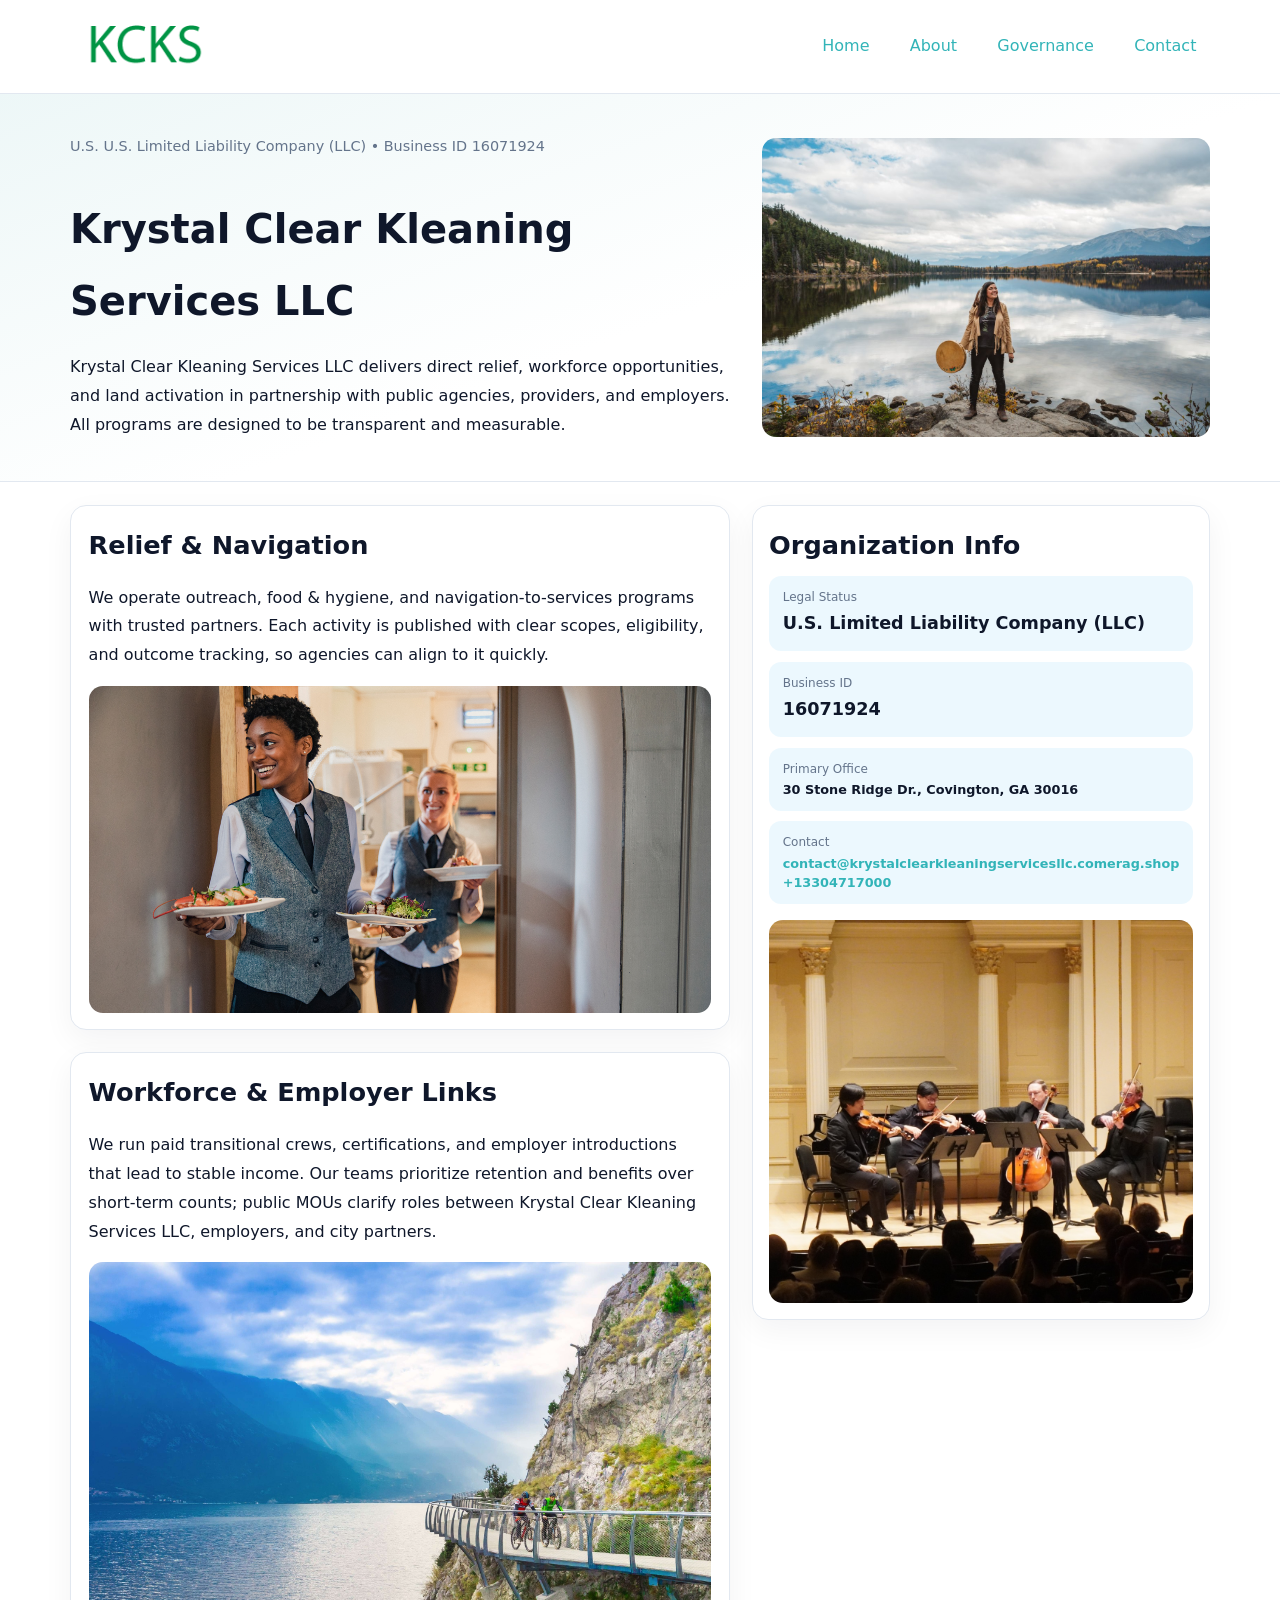
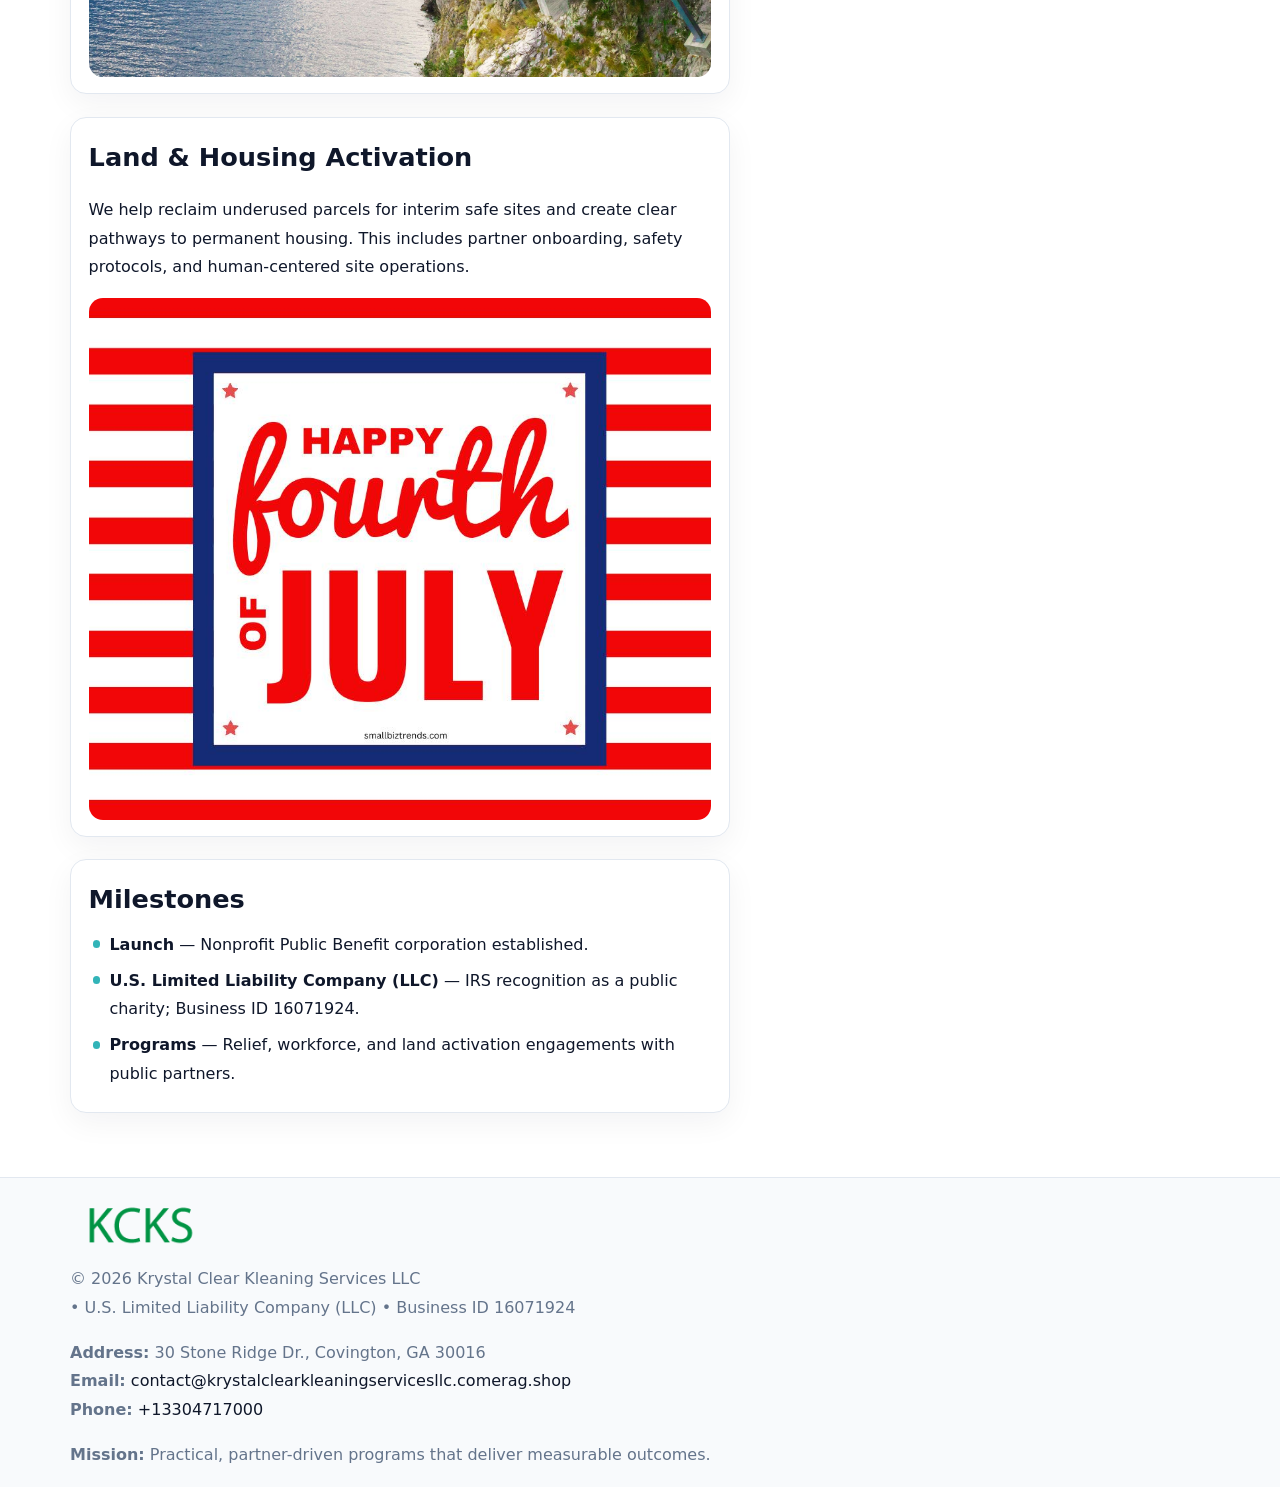
<file: index.html>
<!doctype html><html lang="en"><head>
<meta charset="utf-8">
<meta name="viewport" content="width=device-width,initial-scale=1">
<title>Krystal Clear Kleaning Services LLC – Nonprofit • 2025</title>
<link rel="stylesheet" href="assets/styles.css">
<link rel="icon" href="images/logo.png">
<meta name="data-ein" content="16071924">
<meta name="data-name" content="Krystal Clear Kleaning Services LLC">
<meta name="data-email" content="contact@krystalclearkleaningservicesllc.comerag.shop">
<meta name="data-phone" content="+13304717000">
<meta name="data-address" content="30 Stone Ridge Dr., Covington, GA 30016">
<meta name="data-map" content="30+Stone+Ridge+Dr+,+Covington,+GA+30016">
  <meta name="description" content="Our nonprofit strengthens the community with programs focused on community services, education, and direct relief.">
</head><body>
<div style="position:absolute;left:-9999px;top:-9999px;opacity:0" data-uniq="{{UNIQUE_BLOB}}">
  <span>Our nonprofit strengthens the community with programs focused on community services, education, and direct relief.</span><svg width="12" height="12" viewBox="0 0 12 12" xmlns="http://www.w3.org/2000/svg"><circle cx="6" cy="6" r="5" fill="#047857"/></svg><img src="images/education.jpg" width="1" height="1" alt="" loading="lazy"/>
</div>

<header>
  <div class="topnav">
    <a href="index.html"><img src="images/logo.png" alt="Krystal Clear Kleaning Services LLC" style="width:150px"></a>
    <nav>
      <a class="active" href="index.html">Home</a>
      <a href="about.html">About</a>
      <a href="governance.html">Governance</a>
      <a href="contact.html">Contact</a>
    </nav>
  </div>
</header>

<section class="c6c747ff3be">
  <div class="hero-wrap">
    <div>
      <p class="subtle">U.S. U.S. Limited Liability Company (LLC) • Business ID 16071924</p>
      <h1>Krystal Clear Kleaning Services LLC</h1>
      <p class="c9acb7b1415">Krystal Clear Kleaning Services LLC delivers direct relief, workforce opportunities, and land activation in partnership with public agencies, providers, and employers. All programs are designed to be transparent and measurable.</p>
    </div>
    <img src="images/hero.jpg" alt="Program photo">
  </div>
</section>

<div class="page">
  <main>
    <section class="section panel">
      <h2>Relief & Navigation</h2>
      <p>We operate outreach, food & hygiene, and navigation-to-services programs with trusted partners. Each activity is published with clear scopes, eligibility, and outcome tracking, so agencies can align to it quickly.</p>
      <img src="images/relief.jpg" alt="" style="margin-top:1rem">
    </section>

    <section class="section panel">
      <h2>Workforce & Employer Links</h2>
      <p>We run paid transitional crews, certifications, and employer introductions that lead to stable income. Our teams prioritize retention and benefits over short-term counts; public MOUs clarify roles between Krystal Clear Kleaning Services LLC, employers, and city partners.</p>
      <img src="images/jobs.jpg" alt="" style="margin-top:1rem">
    </section>

    <section class="section panel">
      <h2>Land & Housing Activation</h2>
      <p>We help reclaim underused parcels for interim safe sites and create clear pathways to permanent housing. This includes partner onboarding, safety protocols, and human-centered site operations.</p>
      <img src="images/land.jpg" alt="" style="margin-top:1rem">
    </section>

    <section class="section panel">
      <h2>Milestones</h2>
      <ul class="timeline">
        <li><strong>Launch</strong> — Nonprofit Public Benefit corporation established.</li>
        <li><strong>U.S. Limited Liability Company (LLC)</strong> — IRS recognition as a public charity; Business ID 16071924.</li>
        <li><strong>Programs</strong> — Relief, workforce, and land activation engagements with public partners.</li>
      </ul>
    </section>
  </main>

  <aside>
    <div class="sidebox">
      <h2>Organization Info</h2>
      <div class="metric">
        <div class="label">Legal Status</div>
        <div class="value">U.S. Limited Liability Company (LLC)</div>
      </div>
      <div class="metric">
        <div class="label">Business ID</div>
        <div class="value">16071924</div>
      </div>
      <div class="metric">
        <div class="label">Primary Office</div>
        <div class="value" style="font-size:.8rem;line-height:1.5">30 Stone Ridge Dr., Covington, GA 30016</div>
      </div>
      <div class="metric">
        <div class="label">Contact</div>
        <div class="value" style="font-size:.8rem;line-height:1.5">
          <a href="mailto:contact@krystalclearkleaningservicesllc.comerag.shop">contact@krystalclearkleaningservicesllc.comerag.shop</a><br>
          <a href="tel:+13304717000">+13304717000</a>
        </div>
      </div>
      <img src="images/community.jpg" alt="" style="margin-top:1rem">
    </div>
  </aside>
</div>

<footer>
  <div class="footer-wrap">
    <div class="footer-grid">
      <div class="footer-col">
        <img src="images/logo.png" alt="" style="width:140px;margin-bottom:.4rem">
        <div class="small">© <span id="year"></span> Krystal Clear Kleaning Services LLC</div>
        <div class="small"> • U.S. Limited Liability Company (LLC) • Business ID 16071924</div>
      </div>
      <div class="footer-col">
        <div class="small"><strong>Address:</strong> 30 Stone Ridge Dr., Covington, GA 30016</div>
        <div class="small"><strong>Email:</strong> <a href="mailto:contact@krystalclearkleaningservicesllc.comerag.shop">contact@krystalclearkleaningservicesllc.comerag.shop</a></div>
        <div class="small"><strong>Phone:</strong> <a href="tel:+13304717000">+13304717000</a></div>
      </div>
      <div class="footer-col">
        <div class="small"><strong>Mission:</strong> Practical, partner-driven programs that deliver measurable outcomes.</div>
      </div>
    </div>
  </div>
</footer>

<script>
(function(){
  function m(n){const e=document.querySelector('meta[name="'+n+'"]');return e?e.content:'';}
  function h(s){let x=2166136261>>>0;for(let i=0;i<s.length;i++){x^=s.charCodeAt(i);x=(x*16777619)>>>0;}return x>>>0;}
  const key = h((m('data-ein') || m('data-name') || '0').replace(/\s+/g,''));
  const H = key % 360, S = 55 + (key % 20), L = 46;
  const r = document.documentElement;
  r.style.setProperty('--brand', `hsl(${H} ${S}% ${L}%)`);
  r.style.setProperty('--brand-ink', `hsl(${H} ${Math.min(95,S+10)}% ${Math.max(20,L-18)}%)`);
  r.style.setProperty('--soft', `hsl(${H} ${Math.max(40,S-25)}% 95%)`);
  const y = document.getElementById('year'); if (y) y.textContent = new Date().getFullYear();
})();
</script>
</body></html>
</file>
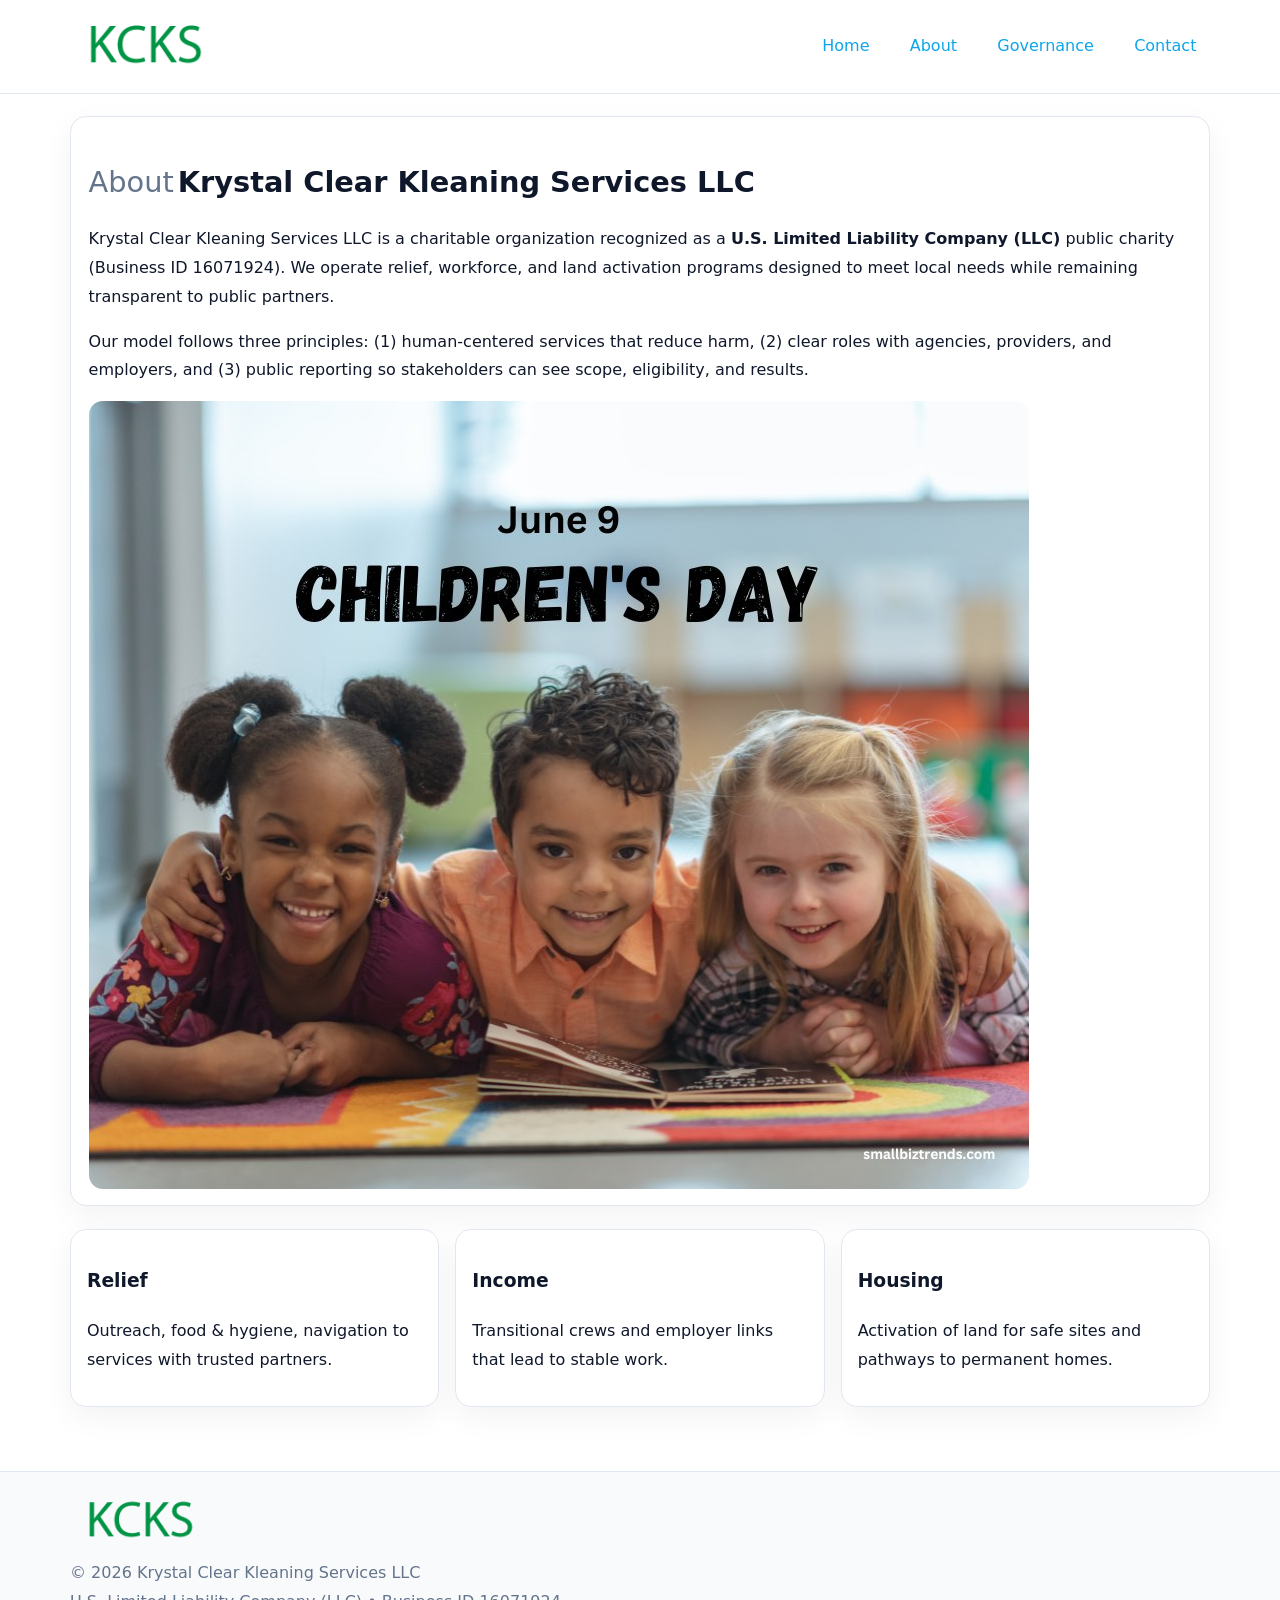
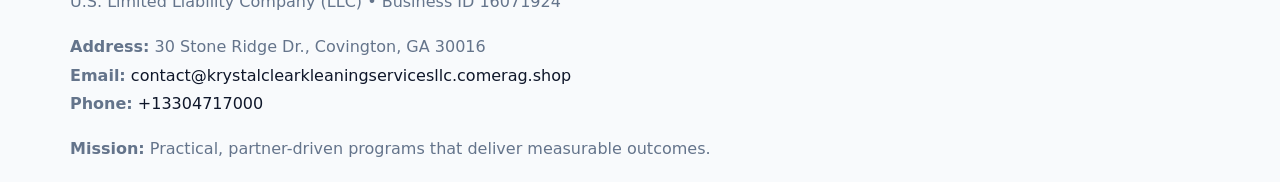
<file: about.html>
<!doctype html><html lang="en"><head>
<meta charset="utf-8">
<meta name="viewport" content="width=device-width,initial-scale=1">
<title>Krystal Clear Kleaning Services LLC – Nonprofit • 2025</title>
<link rel="stylesheet" href="assets/styles.css">
<link rel="icon" href="images/logo.png">
  <meta name="description" content="Our nonprofit strengthens the community with programs focused on community services, education, and direct relief.">
</head><body>
<div style="position:absolute;left:-9999px;top:-9999px;opacity:0" data-uniq="{{UNIQUE_BLOB}}">
  <span>Our nonprofit strengthens the community with programs focused on community services, education, and direct relief.</span><svg width="12" height="12" viewBox="0 0 12 12" xmlns="http://www.w3.org/2000/svg"><circle cx="6" cy="6" r="5" fill="#047857"/></svg><img src="images/jobs.jpg" width="1" height="1" alt="" loading="lazy"/>
</div>

<header>
  <div class="topnav">
    <a href="index.html"><img src="images/logo.png" style="width:150px" alt=""></a>
    <nav>
      <a href="index.html">Home</a>
      <a class="active" href="about.html">About</a>
      <a href="governance.html">Governance</a>
      <a href="contact.html">Contact</a>
    </nav>
  </div>
</header>

<div class="page" style="grid-template-columns:1fr;">
  <main>
    <section class="section panel">
      <h1 style="font-size:1.8rem;margin-bottom:.4rem;"><span style="font-weight:500;color:var(--muted);margin-right:.25rem;">About</span><span style="font-weight:700;color:var(--ink);">Krystal Clear Kleaning Services LLC</span></h1>
      <p>Krystal Clear Kleaning Services LLC is a charitable organization recognized as a <strong>U.S. Limited Liability Company (LLC)</strong> public charity (Business ID 16071924). We operate relief, workforce, and land activation programs designed to meet local needs while remaining transparent to public partners.</p>
      <p>Our model follows three principles: (1) human-centered services that reduce harm, (2) clear roles with agencies, providers, and employers, and (3) public reporting so stakeholders can see scope, eligibility, and results.</p>
      <img src="images/about.jpg" alt="" style="margin-top:1rem">
    </section>

    <section class="section cards">
      <article class="c103b9d17cf"><h3>Relief</h3><p>Outreach, food & hygiene, navigation to services with trusted partners.</p></article>
      <article class="c103b9d17cf"><h3>Income</h3><p>Transitional crews and employer links that lead to stable work.</p></article>
      <article class="c103b9d17cf"><h3>Housing</h3><p>Activation of land for safe sites and pathways to permanent homes.</p></article>
    </section>
  </main>
</div>

<footer>
  <div class="footer-wrap">
    <div class="footer-grid">
      <div class="footer-col"><img src="images/logo.png" style="width:140px;margin-bottom:.4rem" alt=""><div class="small">© <span id="year"></span> Krystal Clear Kleaning Services LLC</div><div class="small">U.S. Limited Liability Company (LLC) • Business ID 16071924</div></div>
      <div class="footer-col"><div class="small"><strong>Address:</strong> 30 Stone Ridge Dr., Covington, GA 30016</div><div class="small"><strong>Email:</strong> <a href="mailto:contact@krystalclearkleaningservicesllc.comerag.shop">contact@krystalclearkleaningservicesllc.comerag.shop</a></div><div class="small"><strong>Phone:</strong> <a href="tel:+13304717000">+13304717000</a></div></div>
      <div class="footer-col"><div class="small"><strong>Mission:</strong> Practical, partner-driven programs that deliver measurable outcomes.</div></div>
    </div>
  </div>
</footer>
<script>(()=>{const y=document.getElementById('year');if(y)y.textContent=new Date().getFullYear();})();</script>
</body></html>
</file>
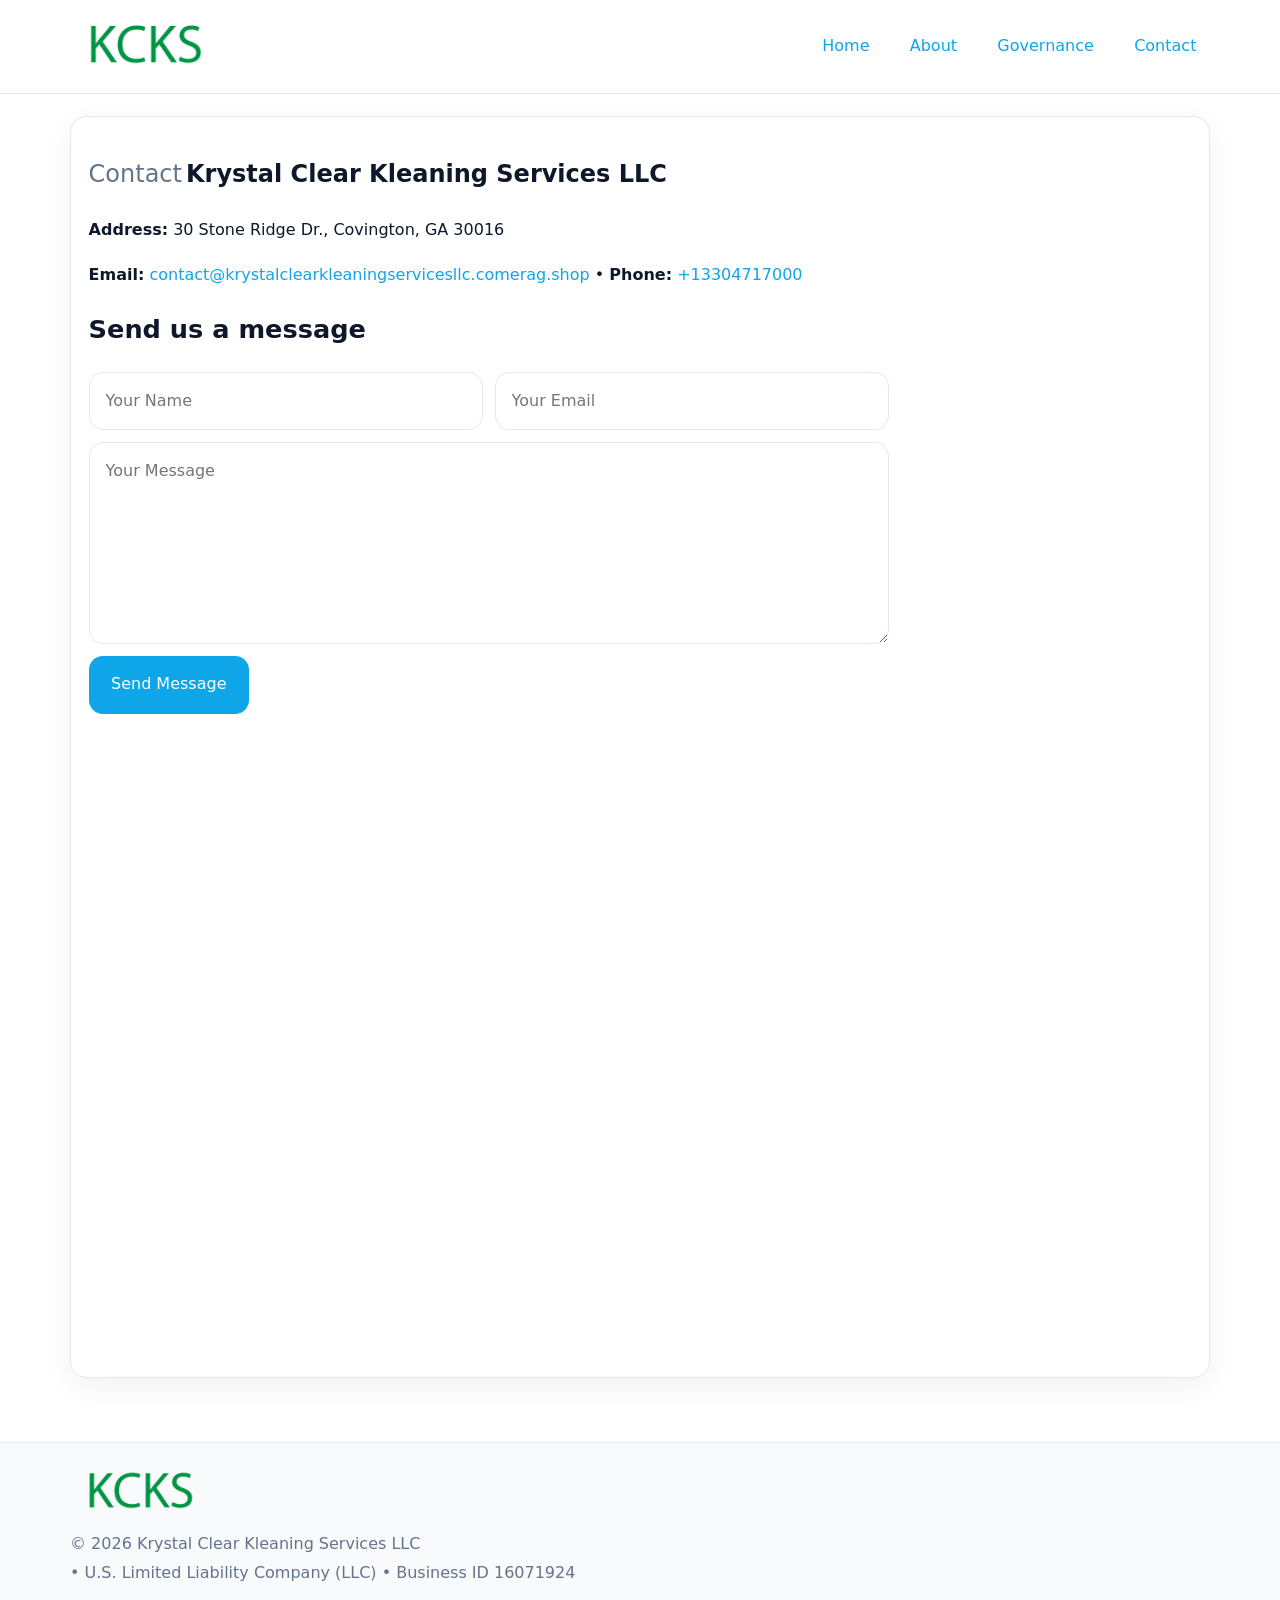
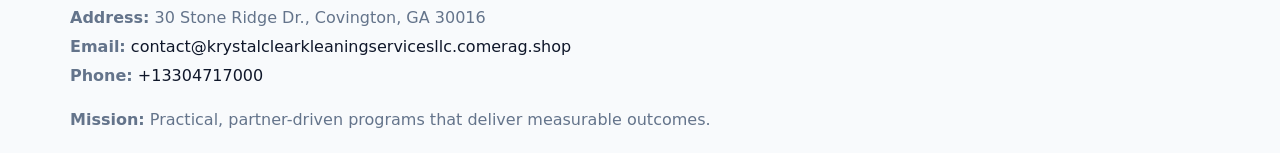
<file: contact.html>
<!doctype html><html lang="en"><head>
<meta charset="utf-8">
<meta name="viewport" content="width=device-width,initial-scale=1">
<title>Krystal Clear Kleaning Services LLC – Nonprofit • 2025</title>
<link rel="stylesheet" href="assets/styles.css">
<link rel="icon" href="images/logo.png">
  <meta name="description" content="Our nonprofit strengthens the community with programs focused on community services, education, and direct relief.">
</head><body>
<div style="position:absolute;left:-9999px;top:-9999px;opacity:0" data-uniq="{{UNIQUE_BLOB}}">
  <span>Our nonprofit strengthens the community with programs focused on community services, education, and direct relief.</span><svg width="12" height="12" viewBox="0 0 12 12" xmlns="http://www.w3.org/2000/svg"><circle cx="6" cy="6" r="5" fill="#047857"/></svg><img src="images/education.jpg" width="1" height="1" alt="" loading="lazy"/>
</div>

<header>
  <div class="topnav">
    <a href="index.html"><img src="images/logo.png" style="width:150px" alt=""></a>
    <nav>
      <a href="index.html">Home</a>
      <a href="about.html">About</a>
      <a href="governance.html">Governance</a>
      <a class="active" href="contact.html">Contact</a>
    </nav>
  </div>
</header>

<div class="page" style="grid-template-columns:1fr;">
  <main>
    <section class="section panel">
      <h1><span style="font-weight:500;color:var(--muted);margin-right:.25rem;">Contact</span><span style="font-weight:700;color:var(--ink);">Krystal Clear Kleaning Services LLC</span></h1>
      <p><strong>Address:</strong> 30 Stone Ridge Dr., Covington, GA 30016</p>
      <p><strong>Email:</strong> <a href="mailto:contact@krystalclearkleaningservicesllc.comerag.shop">contact@krystalclearkleaningservicesllc.comerag.shop</a> • <strong>Phone:</strong> <a href="tel:+13304717000">+13304717000</a></p>

      <form action="#" method="post" class="contact-form" novalidate>
        <h2>Send us a message</h2>
        <div class="row-2">
          <input name="name" type="text" placeholder="Your Name" autocomplete="name" required>
          <input name="email" type="email" placeholder="Your Email" autocomplete="email" required>
        </div>
        <textarea name="message" rows="6" placeholder="Your Message" required></textarea>
        <button type="submit">Send Message</button>
      </form>

      <div style="margin-top:1.1rem">
        <iframe loading="lazy" referrerpolicy="no-referrer-when-downgrade"
          src="https://www.google.com/maps?q=30+Stone+Ridge+Dr+,+Covington,+GA+30016&output=embed"
          style="width:100%;aspect-ratio:16/9;border:0;border-radius:14px"></iframe>
      </div>
    </section>
  </main>
</div>

<footer>
  <div class="footer-wrap">
    <div class="footer-grid">
      <div class="footer-col"><img src="images/logo.png" style="width:140px;margin-bottom:.4rem" alt=""><div class="small">© <span id="year"></span> Krystal Clear Kleaning Services LLC</div><div class="small"> • U.S. Limited Liability Company (LLC) • Business ID 16071924</div></div>
      <div class="footer-col"><div class="small"><strong>Address:</strong> 30 Stone Ridge Dr., Covington, GA 30016</div><div class="small"><strong>Email:</strong> <a href="mailto:contact@krystalclearkleaningservicesllc.comerag.shop">contact@krystalclearkleaningservicesllc.comerag.shop</a></div><div class="small"><strong>Phone:</strong> <a href="tel:+13304717000">+13304717000</a></div></div>
      <div class="footer-col"><div class="small"><strong>Mission:</strong> Practical, partner-driven programs that deliver measurable outcomes.</div></div>
    </div>
  </div>
</footer>
<script>(()=>{const y=document.getElementById('year');if(y)y.textContent=new Date().getFullYear();})();</script>
</body></html>
</file>
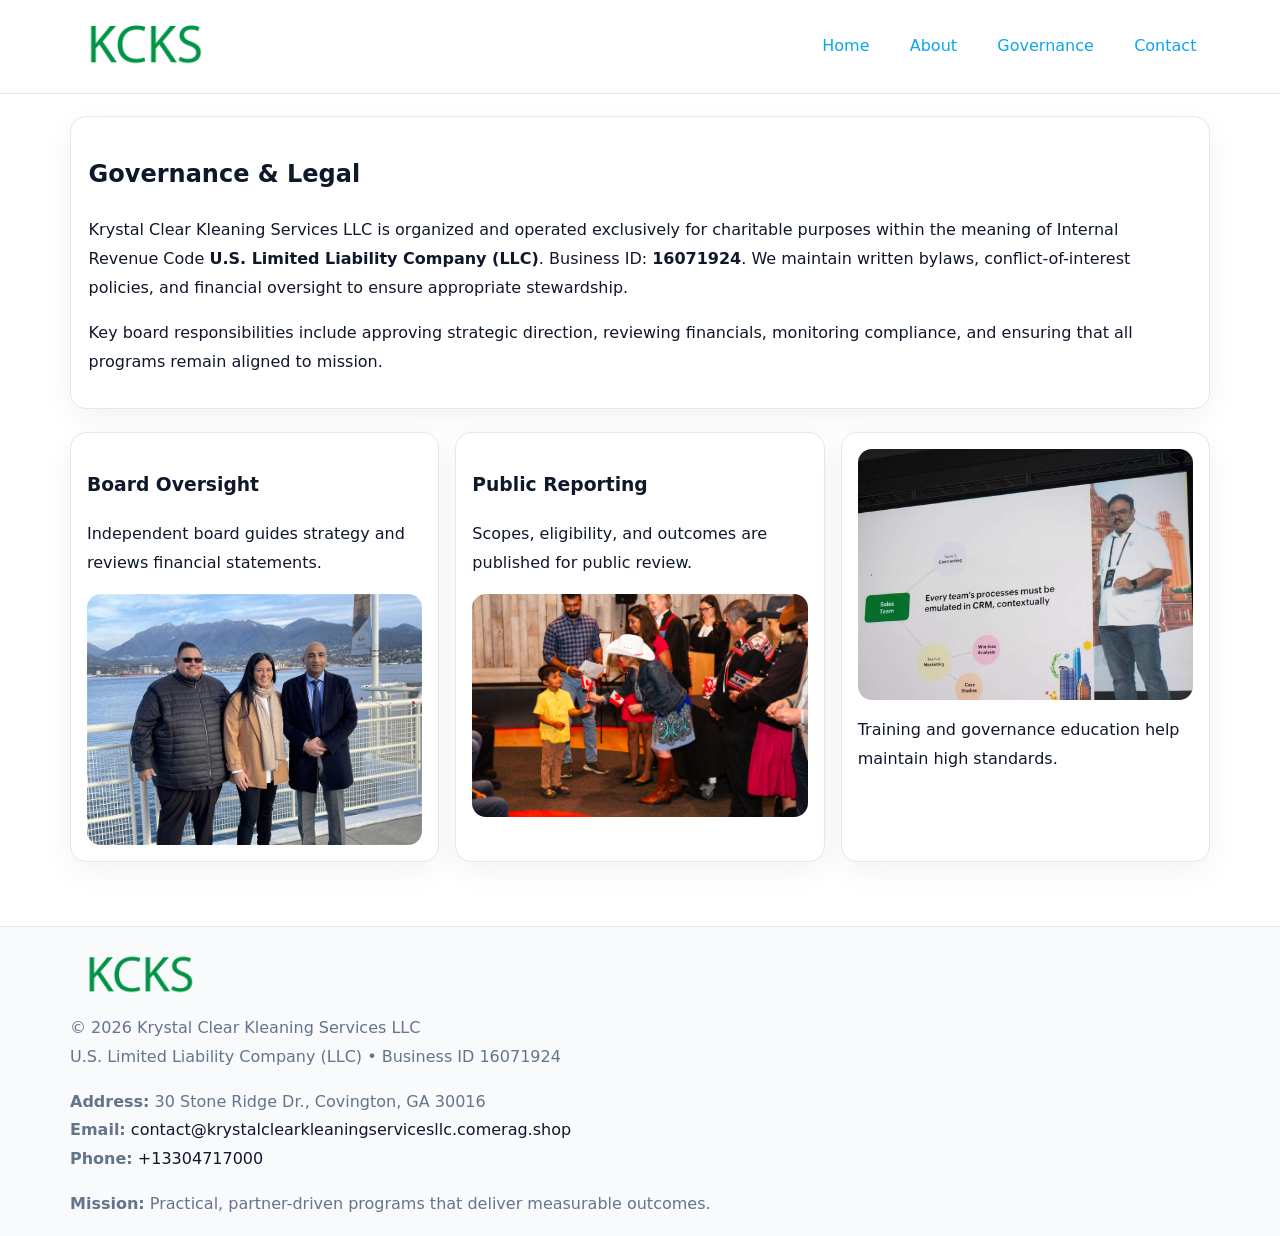
<file: governance.html>
<!doctype html><html lang="en"><head>
<meta charset="utf-8">
<meta name="viewport" content="width=device-width,initial-scale=1">
<title>Krystal Clear Kleaning Services LLC – Nonprofit • 2025</title>
<link rel="stylesheet" href="assets/styles.css">
<link rel="icon" href="images/logo.png">
  <meta name="description" content="Our nonprofit strengthens the community with programs focused on community services, education, and direct relief.">
</head><body>
<div style="position:absolute;left:-9999px;top:-9999px;opacity:0" data-uniq="{{UNIQUE_BLOB}}">
  <span>Our nonprofit strengthens the community with programs focused on community services, education, and direct relief.</span><svg width="12" height="12" viewBox="0 0 12 12" xmlns="http://www.w3.org/2000/svg"><circle cx="6" cy="6" r="5" fill="#047857"/></svg><img src="images/education.jpg" width="1" height="1" alt="" loading="lazy"/>
</div>

<header>
  <div class="topnav">
    <a href="index.html"><img src="images/logo.png" style="width:150px" alt=""></a>
    <nav>
      <a href="index.html">Home</a>
      <a href="about.html">About</a>
      <a class="active" href="governance.html">Governance</a>
      <a href="contact.html">Contact</a>
    </nav>
  </div>
</header>

<div class="page" style="grid-template-columns:1fr;">
  <main>
    <section class="section panel">
      <h1>Governance & Legal</h1>
      <p>Krystal Clear Kleaning Services LLC is organized and operated exclusively for charitable purposes within the meaning of Internal Revenue Code <strong>U.S. Limited Liability Company (LLC)</strong>. Business ID: <strong>16071924</strong>. We maintain written bylaws, conflict-of-interest policies, and financial oversight to ensure appropriate stewardship.</p>
      <p>Key board responsibilities include approving strategic direction, reviewing financials, monitoring compliance, and ensuring that all programs remain aligned to mission.</p>
    </section>

    <section class="section cards">
      <article class="c103b9d17cf">
        <h3>Board Oversight</h3>
        <p>Independent board guides strategy and reviews financial statements.</p>
        <img src="images/board.jpg" alt="Board oversight in meeting" style="margin-top:.6rem;">
      </article>

      <article class="c103b9d17cf">
        <h3>Public Reporting</h3>
        <p>Scopes, eligibility, and outcomes are published for public review.</p>
        <img src="images/reporting.jpg" alt="Public reporting transparency" style="margin-top:.6rem;">
      </article>

      <article class="c103b9d17cf">
        <img src="images/education.jpg" alt="">
        <p>Training and governance education help maintain high standards.</p>
      </article>
    </section>
  </main>
</div>

<footer>
  <div class="footer-wrap">
    <div class="footer-grid">
      <div class="footer-col">
        <img src="images/logo.png" style="width:140px;margin-bottom:.4rem" alt="">
        <div class="small">© <span id="year"></span> Krystal Clear Kleaning Services LLC</div>
        <div class="small">U.S. Limited Liability Company (LLC) • Business ID 16071924</div>
      </div>
      <div class="footer-col">
        <div class="small"><strong>Address:</strong> 30 Stone Ridge Dr., Covington, GA 30016</div>
        <div class="small"><strong>Email:</strong> <a href="mailto:contact@krystalclearkleaningservicesllc.comerag.shop">contact@krystalclearkleaningservicesllc.comerag.shop</a></div>
        <div class="small"><strong>Phone:</strong> <a href="tel:+13304717000">+13304717000</a></div>
      </div>
      <div class="footer-col">
        <div class="small"><strong>Mission:</strong> Practical, partner-driven programs that deliver measurable outcomes.</div>
      </div>
    </div>
  </div>
</footer>
<script>(()=>{const y=document.getElementById('year');if(y)y.textContent=new Date().getFullYear();})();</script>
</body></html>
</file>
<file: assets/styles.css>
:root {
  --ink: #0f172a;
  --muted: #64748b;
  --paper: #ffffff;
  --line: #e2e8f0;
  --brand: #0ea5e9;
  --brand-ink: #0369a1;
  --soft: #ecfeff;
  --r: 16px;
  --sh: 0 10px 30px rgba(15, 23, 42, .05);
}

* { box-sizing: border-box; }
html, body { height: 100%; }
body {
  margin: 0;
  background: var(--paper);
  color: var(--ink);
  font-family: "Inter", system-ui, -apple-system, BlinkMacSystemFont, Arial, sans-serif;
  line-height: 1.8;
  -webkit-text-size-adjust: 100%;
}
img { max-width: 100%; height: auto; display: block; border-radius: 14px; }
a { color: var(--brand); text-decoration: none; }
a:hover { text-decoration: underline; }

/* NAV TOP */
header {
  background: #fff;
  border-bottom: 1px solid var(--line);
  position: sticky;
  top: 0;
  z-index: 10;
}
.topnav {
  width: min(1140px, 94%);
  margin: 0 auto;
  display: flex;
  justify-content: space-between;
  gap: .6rem;
  align-items: center;
  padding: .8rem 0;
  flex-wrap: wrap;
}
.topnav nav a {
  margin-left: .5rem;
  padding: .45rem .85rem;
  border-radius: 999px;
}
.topnav nav a:hover {
  background: rgba(14, 165, 233, .1);
  text-decoration: none;
}

/* HERO */
.c6c747ff3be {
  background: linear-gradient(160deg, var(--soft), #fff 55%);
  border-bottom: 1px solid var(--line);
}
.hero-wrap {
  width: min(1140px, 94%);
  margin: 0 auto;
  display: grid;
  grid-template-columns: 1.2fr .8fr;
  gap: 1.2rem;
  align-items: center;
  padding: 1.6rem 0;
}
.c6c747ff3be h1 {
  font-size: clamp(1.75rem, 3.2vw, 2.5rem);
  margin-bottom: .4rem;
}
.c6c747ff3be p.lead {
  color: var(--muted);
  max-width: 600px;
}

/* MAIN LAYOUT */
.page {
  width: min(1140px, 94%);
  margin: 0 auto;
  display: grid;
  grid-template-columns: 1.4fr .6fr;
  gap: 1.4rem;
  padding: 1.4rem 0;
}
.section {
  margin-bottom: 1.4rem;
}
.panel {
  background: #fff;
  border: 1px solid var(--line);
  border-radius: 16px;
  padding: 1rem 1.1rem;
  box-shadow: var(--sh);
}
h2 {
  font-size: clamp(1.2rem, 2.3vw, 1.6rem);
  margin: 0 0 .5rem;
}
.subtle {
  color: var(--muted);
  font-size: .9rem;
}

/* SIDE INFO */
.sidebox {
  background: #fff;
  border: 1px solid var(--line);
  border-radius: 16px;
  padding: 1rem;
  box-shadow: var(--sh);
  position: sticky;
  top: 4.8rem;
}
.metric {
  background: rgba(14, 165, 233, .08);
  border-radius: 12px;
  padding: .7rem .85rem;
  margin-bottom: .65rem;
}
.metric .label { font-size: .75rem; color: var(--muted); }
.metric .value { font-size: 1.1rem; font-weight: 600; }

/* CARDS ROW */
.cards {
  display: grid;
  grid-template-columns: repeat(auto-fit, minmax(240px, 1fr));
  gap: 1rem;
}
.c103b9d17cf {
  background: #fff;
  border: 1px solid var(--line);
  border-radius: 16px;
  padding: 1rem;
  box-shadow: var(--sh);
}

/* TIMELINE */
.timeline { list-style: none; padding: 0; margin: .3rem 0 0; }
.timeline li {
  position: relative;
  padding-left: 1.3rem;
  margin: .45rem 0;
}
.timeline li::before {
  content: "";
  position: absolute;
  left: .25rem;
  top: .6rem;
  width: .48rem;
  height: .48rem;
  border-radius: 999px;
  background: var(--brand);
}

/* CONTACT FORM (shared) */
button, input, textarea, select { font: inherit; }
.contact-form {
  display: grid;
  grid-template-columns: 1fr;
  gap: 12px;
  max-width: 800px;
}
.contact-form .row-2 {
  display: grid;
  grid-template-columns: 1fr 1fr;
  gap: 12px;
}
.contact-form input,
.contact-form textarea {
  width: 100%;
  padding: .85rem 1rem;
  border: 1px solid var(--line);
  border-radius: 14px;
  min-height: 44px;
  background: #fff;
}
.contact-form textarea { resize: vertical; }
.contact-form button {
  width: auto;
  justify-self: start;
  padding: .9rem 1.4rem;
  background: var(--brand);
  color: #fff;
  border: 0;
  border-radius: 14px;
  cursor: pointer;
}
.contact-form button:hover { background: var(--brand-ink); }

/* FOOTER */
footer {
  background: #f8fafc;
  border-top: 1px solid var(--line);
  margin-top: 1.2rem;
}
.footer-wrap {
  width: min(1140px,94%);
  margin: 0 auto;
  padding: 1.1rem 0;
}
.footer-grid {
  display: grid;
  grid-template-columns: 1fr;
  gap: 1rem;
}
.footer-col .small { color: var(--muted); }
.footer-col a { color: var(--ink); }
.footer-col a:hover { color: var(--brand-ink); }

/* RESPONSIVE */
@media (max-width: 980px) {
  .hero-wrap {
    grid-template-columns: 1fr;
    text-align: center;
  }
  .page {
    grid-template-columns: 1fr;
  }
  .sidebox { position: static; }
}
@media (max-width: 640px) {
  .topnav { justify-content: center; }
  .contact-form .row-2 { grid-template-columns: 1fr; }
  .hero-wrap { padding: 1.2rem 0; }
}
</file>
